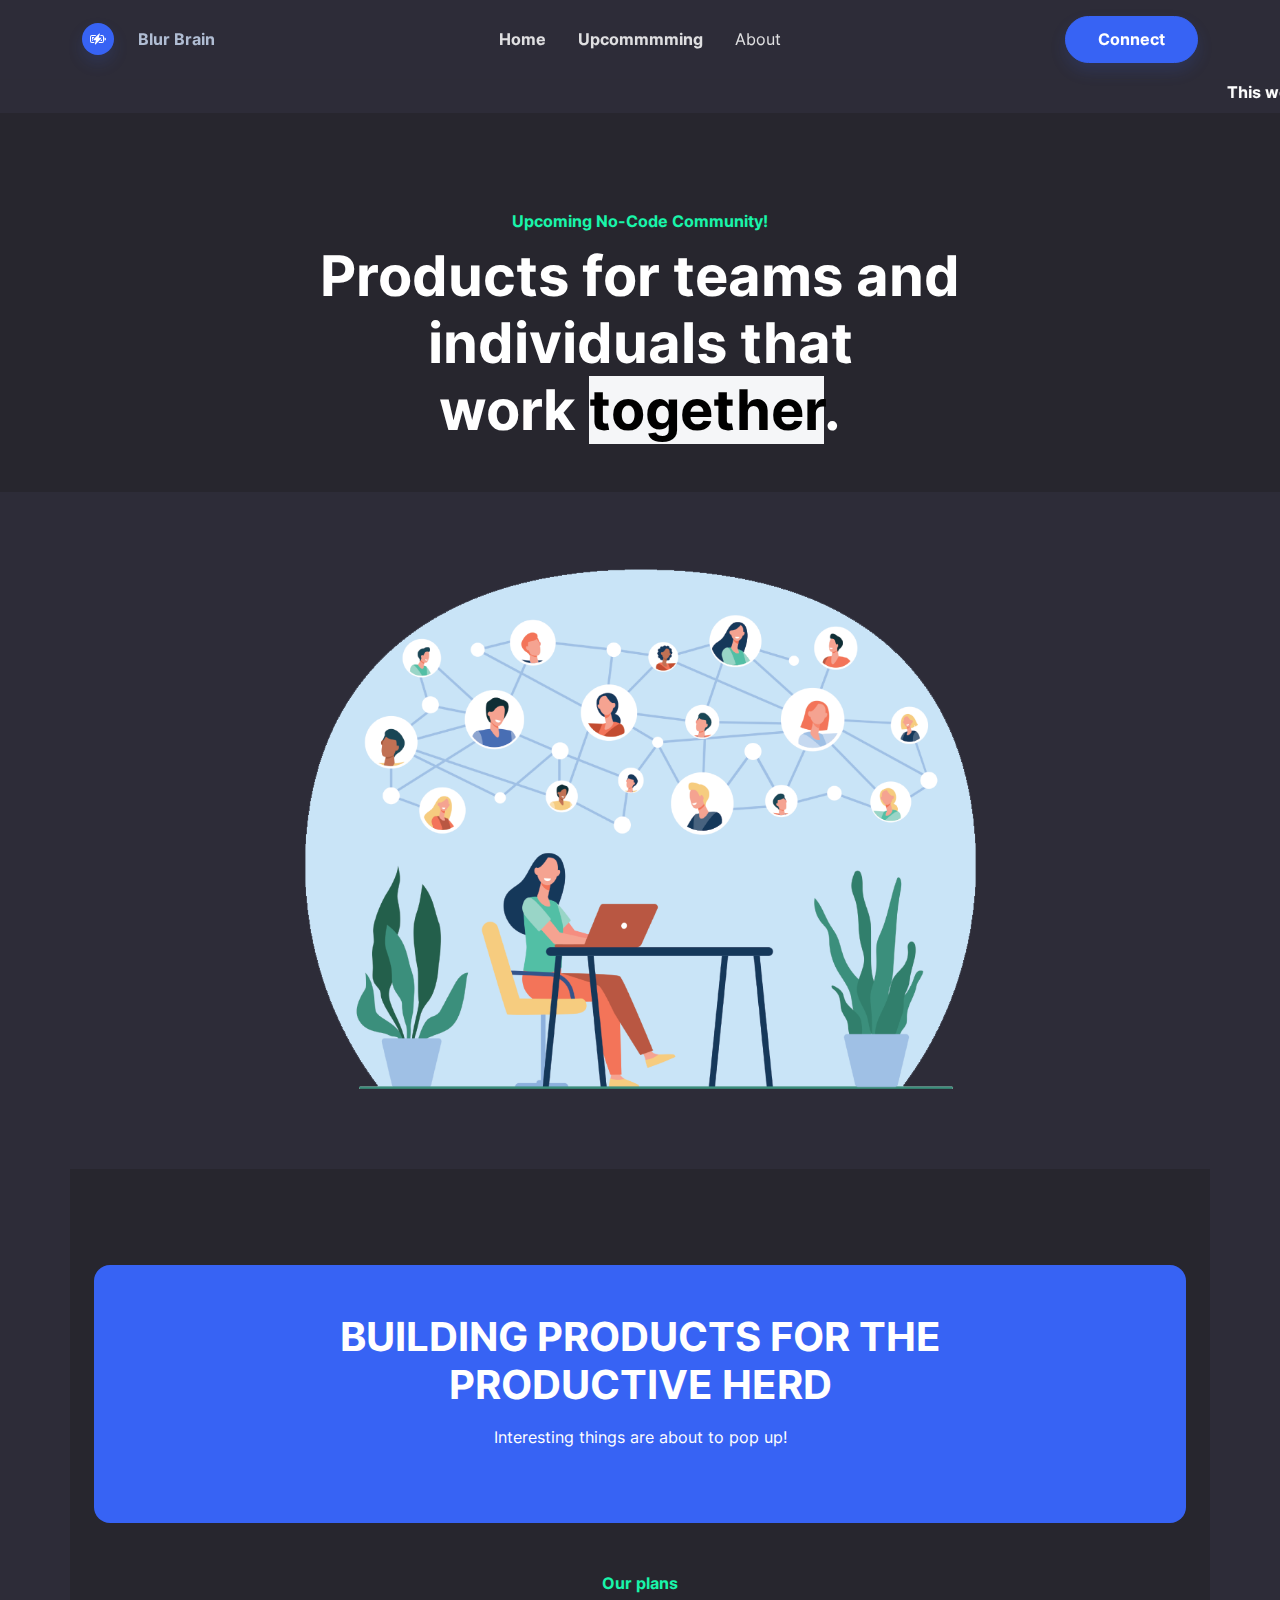
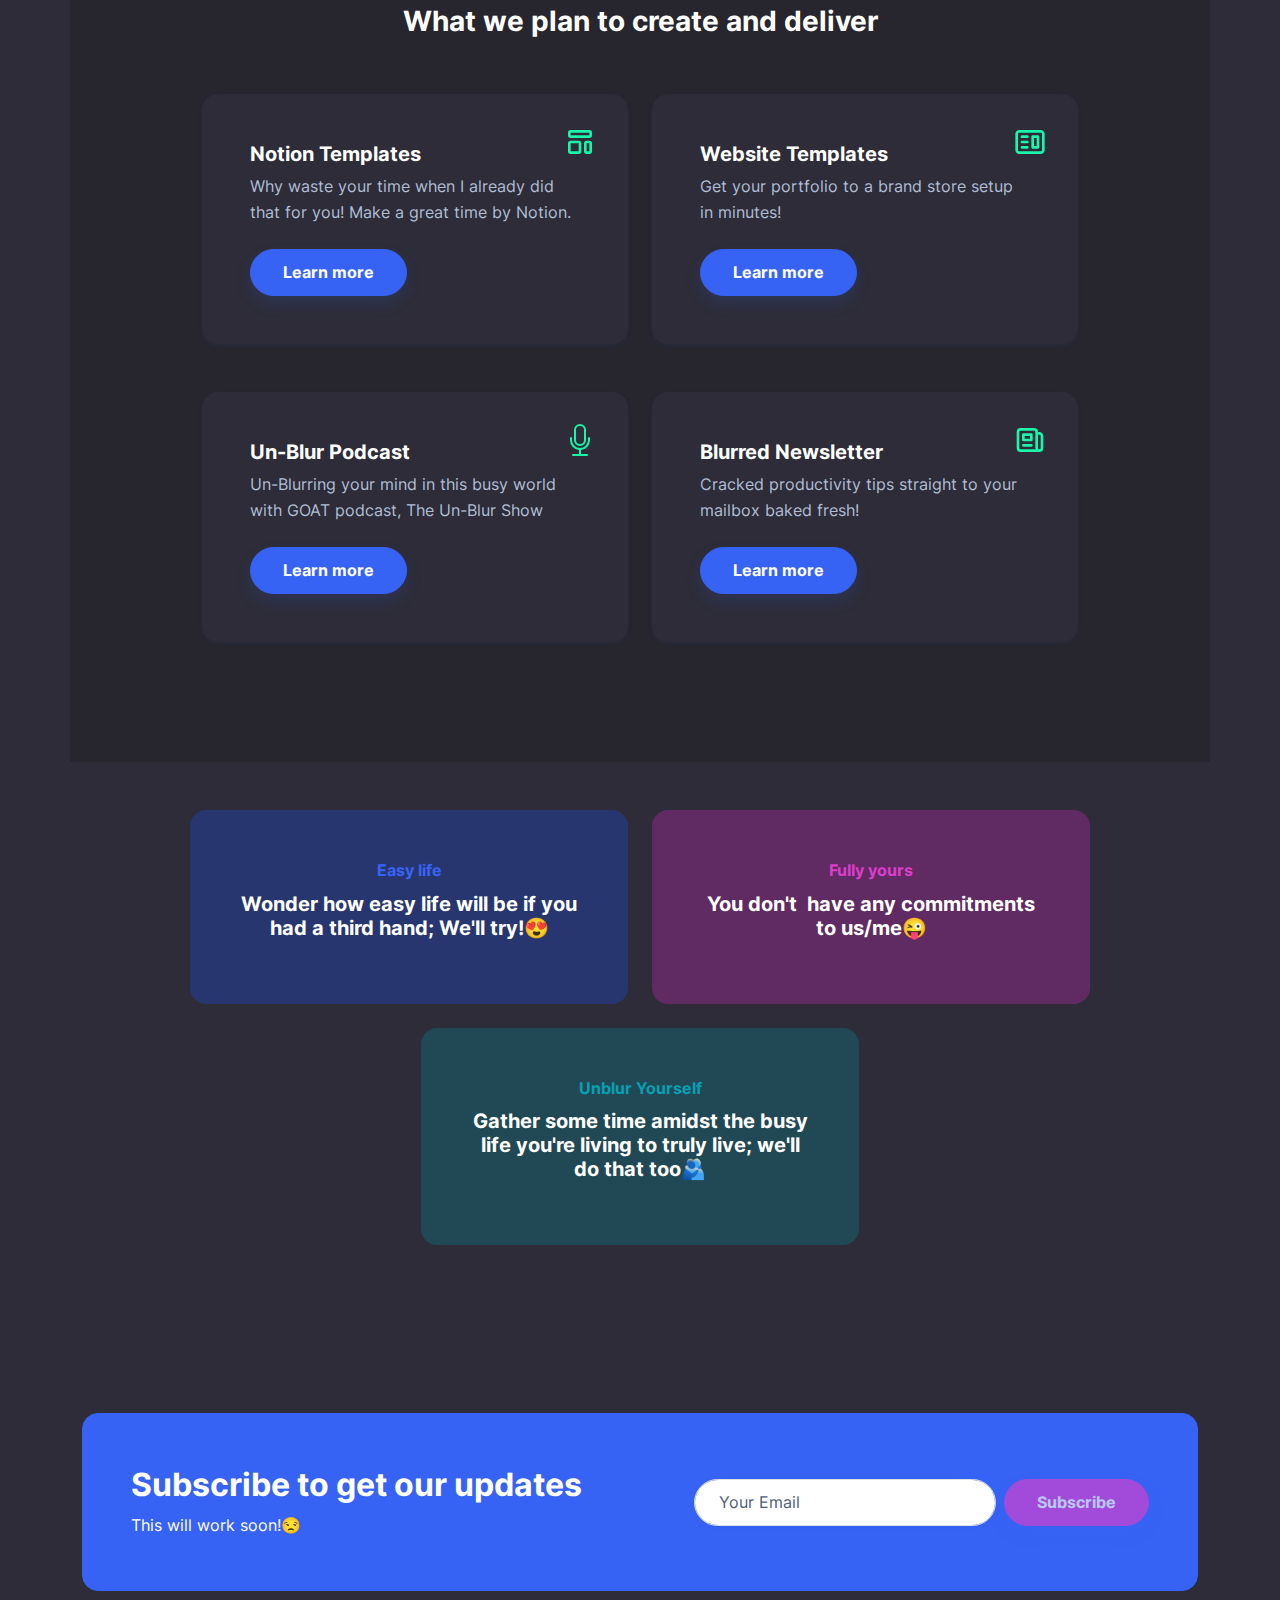
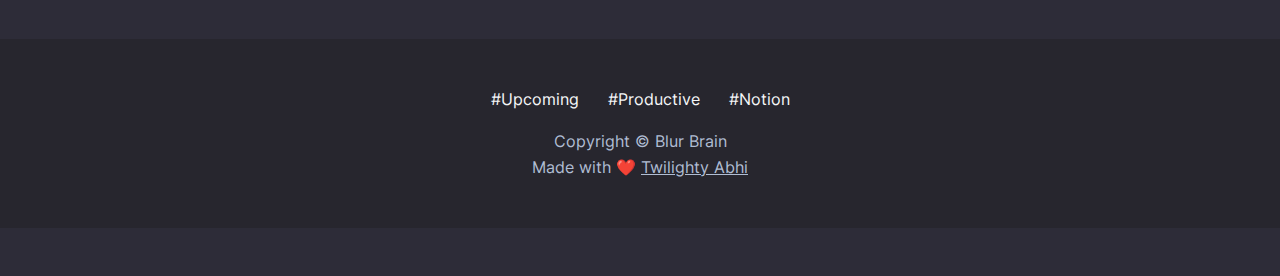
<file: index.html>
<!DOCTYPE html>
<html lang="en">

<head>
    <meta charset="utf-8">
    <meta name="viewport" content="width=device-width, initial-scale=1.0, shrink-to-fit=no">
    <title>Blur Brain</title>
    <link rel="stylesheet" href="assets/bootstrap/css/bootstrap.min.css?h=c06c53460ac6ab7e74057187c6fd8adc">
    <link rel="stylesheet" href="assets/css/Inter.css?h=03e734e58616d9c693b0b31bc36dc69f">
    <link rel="stylesheet" href="assets/css/Footer-Dark-icons.css?h=8842ee6ebe74b158784dd25783a4609f">
    <link rel="stylesheet" href="assets/css/Team-images.css?h=4f3cfa46e40e236365345fc77963f4b8">
</head>
<body>
 <!-- Start: Navbar Centered Links -->
    <nav class="navbar navbar-dark navbar-expand-md sticky-top py-3" id="mainNav">
        <div class="container"><a class="navbar-brand d-flex align-items-center" href="/"><span class="bs-icon-sm bs-icon-circle bs-icon-primary shadow d-flex justify-content-center align-items-center me-2 bs-icon"><svg xmlns="http://www.w3.org/2000/svg" width="1em" height="1em" fill="currentColor" viewBox="0 0 16 16" class="bi bi-battery-charging">
                        <path d="M9.585 2.568a.5.5 0 0 1 .226.58L8.677 6.832h1.99a.5.5 0 0 1 .364.843l-5.334 5.667a.5.5 0 0 1-.842-.49L5.99 9.167H4a.5.5 0 0 1-.364-.843l5.333-5.667a.5.5 0 0 1 .616-.09z"></path>
                        <path d="M2 4h4.332l-.94 1H2a1 1 0 0 0-1 1v4a1 1 0 0 0 1 1h2.38l-.308 1H2a2 2 0 0 1-2-2V6a2 2 0 0 1 2-2z"></path>
                        <path d="M2 6h2.45L2.908 7.639A1.5 1.5 0 0 0 3.313 10H2V6zm8.595-2-.308 1H12a1 1 0 0 1 1 1v4a1 1 0 0 1-1 1H9.276l-.942 1H12a2 2 0 0 0 2-2V6a2 2 0 0 0-2-2h-1.405z"></path>
                        <path d="M12 10h-1.783l1.542-1.639c.097-.103.178-.218.241-.34V10zm0-3.354V6h-.646a1.5 1.5 0 0 1 .646.646zM16 8a1.5 1.5 0 0 1-1.5 1.5v-3A1.5 1.5 0 0 1 16 8z"></path>
                    </svg></span><strong> <a href="/index.html" >Blur Brain </a></strong><button data-bs-toggle="collapse" class="navbar-toggler" data-bs-target="#navcol-1"><span class="visually-hidden">Toggle navigation</span><span class="navbar-toggler-icon"></span></button>
            <div class="collapse navbar-collapse" id="navcol-1">
                <ul class="navbar-nav mx-auto">
                    <li class="nav-item"><a class="nav-link active" href="index.html">Home</a></li>
                    <li class="nav-item"><a class="nav-link active" data-bs-toggle="tooltip" data-bss-tooltip="" rel="author" title="See sometime soon, I'm slow in building!">Upcommmming</a></li>
                    <li class="nav-item"></li>
                    <li class="nav-item"></li>
                    <li class="nav-item"><a class="nav-link" href="about.html">About</a></li>
                </ul><a class="btn btn-primary shadow" role="button" href="mailto:hi@abhiramnj.com">Connect</a>
            </div>
        </div>
        
    </nav><!-- End: Navbar Centered Links -->
<marquee behavior="scroll" direction="left" style="color: white;"><b>This website now stays as a POW and the product mentioned has been changed to another name and features!</b></marquee>
    <header class="bg-dark">
        <!-- Start: Hero Clean Reverse -->
        <div class="container pt-4 pt-xl-5">
            <div class="row pt-5">
                <div class="col-md-8 col-xl-8 text-center text-md-start mx-auto">
                    <div class="text-center">
                        <p class="fw-bold text-success mb-2">Upcoming No-Code Community!</p>
                    </div>
                    <h1 class="display-4 fw-bold text-center mb-5">Products for teams and individuals that work&nbsp;<span class="text-bg-light underline">together</span>.</h1>
                </div>
            </div>
        </div><!-- End: Hero Clean Reverse -->
    </header><!-- Start: Brands -->
    <section class="text-center py-5"><img class="img-fluid" src="assets/img/illustrations/comm.png" width="743" height="560"></section><!-- End: Brands -->
    <section>
        <!-- Start: Features Cards -->
        <div class="container bg-dark py-5">
            <!-- Start: Hero Banner Color -->
            <section class="py-4 py-xl-5">
                <div class="container h-100">
                    <div class="text-white bg-primary border rounded border-0 p-4 py-5">
                        <div class="row h-100">
                            <div class="col-md-10 col-xl-8 text-center d-flex d-sm-flex d-md-flex justify-content-center align-items-center mx-auto justify-content-md-start align-items-md-center justify-content-xl-center">
                                <div>
                                    <h1 class="text-uppercase fw-bold text-white mb-3">Building products for the productive herd</h1>
                                    <p class="mb-4">Interesting things are about to pop up!</p>
                                </div>
                            </div>
                        </div>
                    </div>
                </div>
            </section><!-- End: Hero Banner Color -->
            <div class="row">
                <div class="col-md-8 col-xl-6 text-center mx-auto">
                    <p class="fw-bold text-success mb-2">Our plans</p>
                    <h3 class="fw-bold">What we plan to create and deliver</h3>
                </div>
            </div>
            <div class="py-5 p-lg-5">
                <div class="row row-cols-1 row-cols-md-2 mx-auto" style="max-width: 900px;">
                    <div class="col mb-5">
                        <div class="card shadow-sm">
                            <div class="card-body px-4 py-5 px-md-5">
                                <div class="bs-icon-lg d-flex justify-content-center align-items-center mb-3 bs-icon" style="top: 1rem;right: 1rem;position: absolute;"><svg xmlns="http://www.w3.org/2000/svg" width="1em" height="1em" viewBox="0 0 24 24" fill="none" class="text-success">
                                        <path d="M4 5C4 4.44772 4.44772 4 5 4H19C19.5523 4 20 4.44772 20 5V7C20 7.55228 19.5523 8 19 8H5C4.44772 8 4 7.55228 4 7V5Z" stroke="currentColor" stroke-width="2" stroke-linecap="round" stroke-linejoin="round"></path>
                                        <path d="M4 13C4 12.4477 4.44772 12 5 12H11C11.5523 12 12 12.4477 12 13V19C12 19.5523 11.5523 20 11 20H5C4.44772 20 4 19.5523 4 19V13Z" stroke="currentColor" stroke-width="2" stroke-linecap="round" stroke-linejoin="round"></path>
                                        <path d="M16 13C16 12.4477 16.4477 12 17 12H19C19.5523 12 20 12.4477 20 13V19C20 19.5523 19.5523 20 19 20H17C16.4477 20 16 19.5523 16 19V13Z" stroke="currentColor" stroke-width="2" stroke-linecap="round" stroke-linejoin="round"></path>
                                    </svg></div>
                                <h5 class="fw-bold card-title">Notion Templates</h5>
                                <p class="text-muted card-text mb-4">Why waste your time when I already did that for you! Make a great time by Notion.</p><button class="btn btn-primary shadow" data-bs-toggle="tooltip" data-bss-tooltip="" type="button" title="Come back after sometime, I'm slow in building!">Learn more</button>
                            </div>
                        </div>
                    </div>
                    <div class="col mb-5">
                        <div class="card shadow-sm">
                            <div class="card-body px-4 py-5 px-md-5">
                                <div class="bs-icon-lg d-flex justify-content-center align-items-center mb-3 bs-icon" style="top: 1rem;right: 1rem;position: absolute;"><svg xmlns="http://www.w3.org/2000/svg" width="1em" height="1em" viewBox="0 0 24 24" fill="none" class="text-success">
                                        <path fill-rule="evenodd" clip-rule="evenodd" d="M14 7C13.4477 7 13 7.44772 13 8V16C13 16.5523 13.4477 17 14 17H18C18.5523 17 19 16.5523 19 16V8C19 7.44772 18.5523 7 18 7H14ZM17 9H15V15H17V9Z" fill="currentColor"></path>
                                        <path d="M6 7C5.44772 7 5 7.44772 5 8C5 8.55228 5.44772 9 6 9H10C10.5523 9 11 8.55228 11 8C11 7.44772 10.5523 7 10 7H6Z" fill="currentColor"></path>
                                        <path d="M6 11C5.44772 11 5 11.4477 5 12C5 12.5523 5.44772 13 6 13H10C10.5523 13 11 12.5523 11 12C11 11.4477 10.5523 11 10 11H6Z" fill="currentColor"></path>
                                        <path d="M5 16C5 15.4477 5.44772 15 6 15H10C10.5523 15 11 15.4477 11 16C11 16.5523 10.5523 17 10 17H6C5.44772 17 5 16.5523 5 16Z" fill="currentColor"></path>
                                        <path fill-rule="evenodd" clip-rule="evenodd" d="M4 3C2.34315 3 1 4.34315 1 6V18C1 19.6569 2.34315 21 4 21H20C21.6569 21 23 19.6569 23 18V6C23 4.34315 21.6569 3 20 3H4ZM20 5H4C3.44772 5 3 5.44772 3 6V18C3 18.5523 3.44772 19 4 19H20C20.5523 19 21 18.5523 21 18V6C21 5.44772 20.5523 5 20 5Z" fill="currentColor"></path>
                                    </svg></div>
                                <h5 class="fw-bold card-title">Website Templates</h5>
                                <p class="text-muted card-text mb-4">Get your portfolio to a brand store setup in minutes!&nbsp;</p><button class="btn btn-primary shadow" data-bs-toggle="tooltip" data-bss-tooltip="" type="button" title="Dude, I said I'm slow in building!">Learn more</button>
                            </div>
                        </div>
                    </div>
                    <div class="col mb-4">
                        <div class="card shadow-sm">
                            <div class="card-body px-4 py-5 px-md-5">
                                <div class="bs-icon-lg d-flex justify-content-center align-items-center mb-3 bs-icon" style="top: 1rem;right: 1rem;position: absolute;"><svg xmlns="http://www.w3.org/2000/svg" width="1em" height="1em" fill="currentColor" viewBox="0 0 16 16" class="bi bi-mic text-success">
                                        <path d="M3.5 6.5A.5.5 0 0 1 4 7v1a4 4 0 0 0 8 0V7a.5.5 0 0 1 1 0v1a5 5 0 0 1-4.5 4.975V15h3a.5.5 0 0 1 0 1h-7a.5.5 0 0 1 0-1h3v-2.025A5 5 0 0 1 3 8V7a.5.5 0 0 1 .5-.5z"></path>
                                        <path d="M10 8a2 2 0 1 1-4 0V3a2 2 0 1 1 4 0v5zM8 0a3 3 0 0 0-3 3v5a3 3 0 0 0 6 0V3a3 3 0 0 0-3-3z"></path>
                                    </svg></div>
                                <h5 class="fw-bold card-title">Un-Blur Podcast</h5>
                                <p class="text-muted card-text mb-4">Un-Blurring your mind in this busy world with GOAT podcast, The Un-Blur Show&nbsp;</p><button class="btn btn-primary shadow" data-bs-toggle="tooltip" data-bss-tooltip="" type="button" title="Come back after sometime, I'm slow in building!">Learn more</button>
                            </div>
                        </div>
                    </div>
                    <div class="col mb-4">
                        <div class="card shadow-sm">
                            <div class="card-body px-4 py-5 px-md-5">
                                <div class="bs-icon-lg d-flex justify-content-center align-items-center mb-3 bs-icon" style="top: 1rem;right: 1rem;position: absolute;"><svg xmlns="http://www.w3.org/2000/svg" width="1em" height="1em" viewBox="0 0 24 24" fill="none" class="text-success">
                                        <path d="M19 20H5C3.89543 20 3 19.1046 3 18L3 6C3 4.89543 3.89543 4 5 4L15 4C16.1046 4 17 4.89543 17 6V7M19 20C17.8954 20 17 19.1046 17 18L17 7M19 20C20.1046 20 21 19.1046 21 18V9C21 7.89543 20.1046 7 19 7L17 7M13 4L9 4M7 16H13M7 8H13V12H7V8Z" stroke="currentColor" stroke-width="2" stroke-linecap="round" stroke-linejoin="round"></path>
                                    </svg></div>
                                <h5 class="fw-bold card-title">Blurred Newsletter</h5>
                                <p class="text-muted card-text mb-4">Cracked productivity tips straight to your mailbox baked fresh!</p><button class="btn btn-primary shadow" data-bs-toggle="tooltip" data-bss-tooltip="" type="button" title="Come back after sometime, I'm slow in building!">Learn more</button>
                            </div>
                        </div>
                    </div>
                </div>
            </div>
        </div><!-- End: Features Cards -->
    </section>
    <section>
        <!-- Start: Features Cards -->
        <div class="container py-5">
            <div class="mx-auto" style="max-width: 900px;">
                <div class="row row-cols-1 row-cols-md-2 d-flex justify-content-center">
                    <div class="col mb-4">
                        <div class="card bg-primary-light">
                            <div class="card-body text-center px-4 py-5 px-md-5">
                                <p class="fw-bold text-primary card-text mb-2">Easy life</p>
                                <h5 class="fw-bold card-title mb-3">Wonder how easy life will be if you had a third hand; We'll try!😍</h5>
                            </div>
                        </div>
                    </div>
                    <div class="col mb-4">
                        <div class="card bg-secondary-light">
                            <div class="card-body text-center px-4 py-5 px-md-5">
                                <p class="fw-bold text-secondary card-text mb-2">Fully yours</p>
                                <h5 class="fw-bold card-title mb-3">You don't&nbsp; have any commitments to us/me😜</h5>
                            </div>
                        </div>
                    </div>
                    <div class="col mb-4">
                        <div class="card bg-info-light">
                            <div class="card-body text-center px-4 py-5 px-md-5">
                                <p class="fw-bold text-info card-text mb-2">Unblur Yourself</p>
                                <h5 class="fw-bold card-title mb-3">Gather some time amidst the busy life you're living to truly live; we'll do that too🫂</h5>
                            </div>
                        </div>
                    </div>
                </div>
            </div>
        </div><!-- End: Features Cards -->
    </section><!-- Start: Newsletter Subscription Color -->
    <section class="py-5">
        <!-- Start: Newsletter Primary -->
        <section class="py-5">
            <div class="container">
                <div class="text-white bg-primary border rounded border-primary d-flex flex-column justify-content-between align-items-center flex-lg-row p-4 p-lg-5">
                    <div class="text-center text-lg-start py-3 py-lg-1">
                        <h2 class="fw-bold mb-2">Subscribe to get our updates</h2>
                        <p class="mb-0">This will work soon!😒</p>
                    </div>
                    <form class="d-flex justify-content-center flex-wrap flex-lg-nowrap">
                        <div class="my-2"><input class="border rounded-pill shadow-sm form-control" type="email" name="email" placeholder="Your Email"></div>
                        <div class="my-2"><button class="btn btn-secondary shadow ms-2" type="button" disabled >Subscribe </button></div>
                    </form>
                </div>
            </div>
        </section><!-- End: Newsletter Primary -->
        <!-- Start: Footer Dark -->
        <footer class="text-center bg-dark">
            <div class="container text-white py-4 py-lg-5">
                <ul class="list-inline">
                    <li class="list-inline-item me-4"><a class="link-light" href="#">#Upcoming</a></li>
                    <li class="list-inline-item me-4"><a class="link-light" href="#">#Productive</a></li>
                    <li class="list-inline-item"><a class="link-light" href="#">#Notion</a></li>
                </ul>
                <p class="text-muted mb-0">Copyright © Blur Brain<br>Made with ❤️ <a href="https://twitter.com/TwilightyAbhi" target="_blank ">Twilighty Abhi</a></p>
            </div>
        </footer><!-- End: Footer Dark -->
    </section><!-- End: Newsletter Subscription Color -->
    <!-- Start: Footer Multi Column -->
    <footer class="bg-dark"></footer><!-- End: Footer Multi Column -->
    <script src="https://cdn.jsdelivr.net/npm/bootstrap@5.2.3/dist/js/bootstrap.bundle.min.js"></script>
    <script src="assets/js/bs-init.js?h=f85385df9bc7fca4241bc1dbf53b9d61"></script>
    <script src="assets/js/bold-and-dark.js?h=78569998362133b84a76614652f3624f"></script>
</body>

</html>
</file>
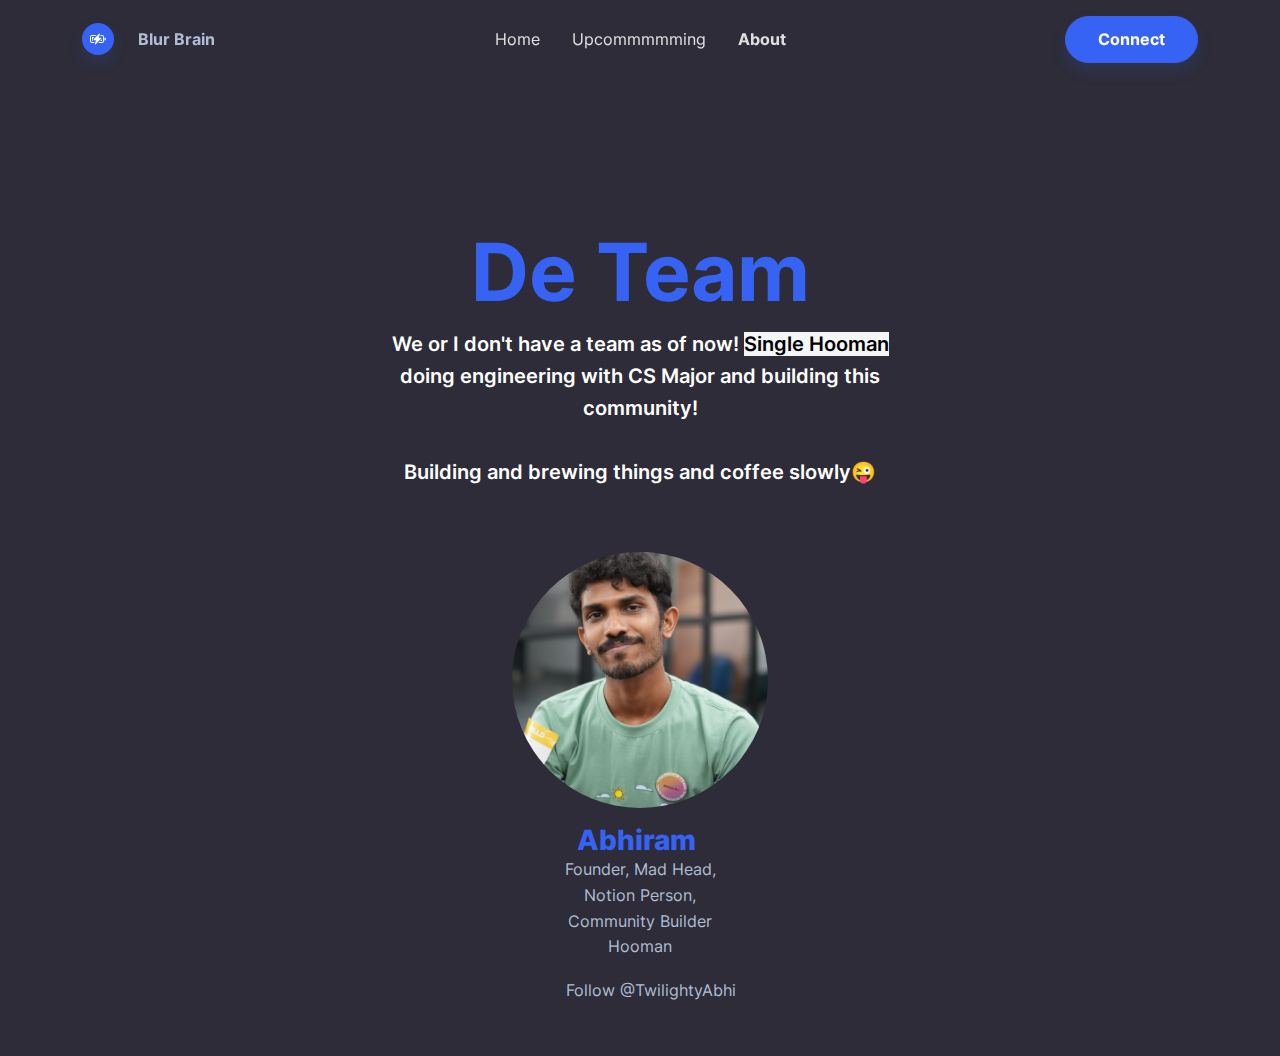
<file: about.html>
<!DOCTYPE html>
<html lang="en">

<head>
    <meta charset="utf-8">
    <meta name="viewport" content="width=device-width, initial-scale=1.0, shrink-to-fit=no">
    <title>About Us</title>
    <link rel="stylesheet" href="assets/bootstrap/css/bootstrap.min.css?h=c06c53460ac6ab7e74057187c6fd8adc">
    <link rel="stylesheet" href="assets/css/Inter.css?h=03e734e58616d9c693b0b31bc36dc69f">
    <link rel="stylesheet" href="assets/css/Footer-Dark-icons.css?h=8842ee6ebe74b158784dd25783a4609f">
    <link rel="stylesheet" href="assets/css/Team-images.css?h=4f3cfa46e40e236365345fc77963f4b8">
    <style>
        .twitter-button {
            margin-top: 10px;
        }
        .twitter-button .twitter-follow-button {
            display: inline-flex;
            align-items: center;
        }
        .twitter-button .twitter-follow-button::before {
            content: url('https://abs.twimg.com/favicons/twitter.ico');
            display: inline-block;
            width: 16px;
            height: 16px;
            margin-right: 5px;
        }
    </style>
</head>

<body>
    <!-- Start: Navbar Centered Links -->
    <nav class="navbar navbar-dark navbar-expand-md sticky-top py-3" id="mainNav">
        <div class="container">
            <a class="navbar-brand d-flex align-items-center" href="/">
                <span class="bs-icon-sm bs-icon-circle bs-icon-primary shadow d-flex justify-content-center align-items-center me-2 bs-icon">
                    <svg xmlns="http://www.w3.org/2000/svg" width="1em" height="1em" fill="currentColor" viewBox="0 0 16 16" class="bi bi-battery-charging">
                        <path d="M9.585 2.568a.5.5 0 0 1 .226.58L8.677 6.832h1.99a.5.5 0 0 1 .364.843l-5.334 5.667a.5.5 0 0 1-.842-.49L5.99 9.167H4a.5.5 0 0 1-.364-.843l5.333-5.667a.5.5 0 0 1 .616-.09z"></path>
                        <path d="M2 4h4.332l-.94 1H2a1 1 0 0 0-1 1v4a1 1 0 0 0 1 1h2.38l-.308 1H2a2 2 0 0 1-2-2V6a2 2 0 0 1 2-2z"></path>
                        <path d="M2 6h2.45L2.908 7.639A1.5 1.5 0 0 0 3.313 10H2V6zm8.595-2-.308 1H12a1 1 0 0 1 1 1v4a1 1 0 0 1-1 1H9.276l-.942 1H12a2 2 0 0 0 2-2V6a2 2 0 0 0-2-2h-1.405z"></path>
                        <path d="M12 10h-1.783l1.542-1.639c.097-.103.178-.218.241-.34V10zm0-3.354V6h-.646a1.5 1.5 0 0 1 .646.646zM16 8a1.5 1.5 0 0 1-1.5 1.5v-3A1.5 1.5 0 0 1 16 8z"></path>
                    </svg>
                </span>
                <strong><a href="/index.html">Blur Brain</a></strong>
            </a>
            <button data-bs-toggle="collapse" class="navbar-toggler" data-bs-target="#navcol-1">
                <span class="visually-hidden">Toggle navigation</span><span class="navbar-toggler-icon"></span>
            </button>
            <div class="collapse navbar-collapse" id="navcol-1">
                <ul class="navbar-nav mx-auto">
                    <li class="nav-item"><a class="nav-link" href="index.html">Home</a></li>
                    <li class="nav-item"><a class="nav-link" data-bs-toggle="tooltip" data-bss-tooltip="" rel="author" title="See sometime soon, I'm slow in building!">Upcommmmming</a></li>
                    <li class="nav-item"></li>
                    <li class="nav-item"></li>
                    <li class="nav-item"><a class="nav-link active" href="about.html">About</a></li>
                </ul>
                <a class="btn btn-primary shadow" role="button" href="mailto:info.twilightyabhi@gmail.com">Connect</a>
            </div>
        </div>
    </nav><!-- End: Navbar Centered Links -->

    <!-- Start: Contact Details -->
    <section class="py-5"></section><!-- End: Contact Details -->

    <!-- Start: Team -->
    <div class="container py-4 py-xl-5">
        <div class="row mb-4 mb-lg-5">
            <div class="col-md-8 col-xl-6 text-center mx-auto">
                <h1 class="display-1 fw-bold text-primary">De Team</h1>
                <p class="lead fw-semibold">We or I don't have a team as of now! <span class="text-bg-light underline">Single Hooman</span> doing engineering with CS Major and building this community!<br><br>Building and brewing things and coffee slowly😜</p>
            </div>
        </div>
        <div class="row gx-1 gy-1 row-cols-1 row-cols-md-4 text-center">
            <div class="col-xl-12 text-center">
                <div class="card border-0 shadow-none">
                    <div class="card-body text-center d-flex flex-column align-items-center p-0">
                        <img class="rounded-circle mb-3 fit-cover" width="256" height="256" src="assets/img/team/DSC08974.jpg?h=55299e8816a862dd3caea3499c56ba7f">
                        <h3 class="fw-bold text-primary card-title mb-0"><strong>Abhiram</strong>&nbsp;</h3>
                        <p class="text-muted card-text mb-2">Founder, Mad Head,<br>Notion Person,<br>Community Builder<br>Hooman</p>
                        <div class="twitter-button">
                            <a href="https://twitter.com/TwilightyAbhi?ref_src=twsrc%5Etfw" class="twitter-follow-button" data-show-screen-name="true" data-show-count="true">Follow @TwilightyAbhi</a>
                        </div>
                    </div>
                </div>
            </div>
        </div>
    </div><!-- End: Team -->

    <!-- Start: Footer Multi Column -->
    <footer class="bg-dark"></footer><!-- End: Footer Multi Column -->

    <script async src="https://platform.twitter.com/widgets.js" charset="utf-8"></script>
    <script src="https://cdn.jsdelivr.net/npm/bootstrap@5.2.3/dist/js/bootstrap.bundle.min.js"></script>
    <script src="assets/js/bs-init.js?h=f85385df9bc7fca4241bc1dbf53b9d61"></script>
    <script src="assets/js/bold-and-dark.js?h=78569998362133b84a76614652f3624f"></script>
</body>

</html>
</file>
<file: assets/css/Inter.css>
@font-face {
	font-family: 'Inter';
	src: url(../../assets/fonts/UcC73FwrK3iLTeHuS_fvQtMwCp50KnMa2JL7SUc.woff2?h=03e734e58616d9c693b0b31bc36dc69f) format('woff2');
	font-weight: 300;
	font-style: normal;
	font-display: swap;
	unicode-range: U+0460-052F, U+1C80-1C88, U+20B4, U+2DE0-2DFF, U+A640-A69F, U+FE2E-FE2F;
}

@font-face {
	font-family: 'Inter';
	src: url(../../assets/fonts/UcC73FwrK3iLTeHuS_fvQtMwCp50KnMa0ZL7SUc.woff2?h=03e734e58616d9c693b0b31bc36dc69f) format('woff2');
	font-weight: 300;
	font-style: normal;
	font-display: swap;
	unicode-range: U+0301, U+0400-045F, U+0490-0491, U+04B0-04B1, U+2116;
}

@font-face {
	font-family: 'Inter';
	src: url(../../assets/fonts/UcC73FwrK3iLTeHuS_fvQtMwCp50KnMa2ZL7SUc.woff2?h=03e734e58616d9c693b0b31bc36dc69f) format('woff2');
	font-weight: 300;
	font-style: normal;
	font-display: swap;
	unicode-range: U+1F00-1FFF;
}

@font-face {
	font-family: 'Inter';
	src: url(../../assets/fonts/UcC73FwrK3iLTeHuS_fvQtMwCp50KnMa1pL7SUc.woff2?h=03e734e58616d9c693b0b31bc36dc69f) format('woff2');
	font-weight: 300;
	font-style: normal;
	font-display: swap;
	unicode-range: U+0370-03FF;
}

@font-face {
	font-family: 'Inter';
	src: url(../../assets/fonts/UcC73FwrK3iLTeHuS_fvQtMwCp50KnMa2pL7SUc.woff2?h=03e734e58616d9c693b0b31bc36dc69f) format('woff2');
	font-weight: 300;
	font-style: normal;
	font-display: swap;
	unicode-range: U+0102-0103, U+0110-0111, U+0128-0129, U+0168-0169, U+01A0-01A1, U+01AF-01B0, U+1EA0-1EF9, U+20AB;
}

@font-face {
	font-family: 'Inter';
	src: url(../../assets/fonts/UcC73FwrK3iLTeHuS_fvQtMwCp50KnMa25L7SUc.woff2?h=03e734e58616d9c693b0b31bc36dc69f) format('woff2');
	font-weight: 300;
	font-style: normal;
	font-display: swap;
	unicode-range: U+0100-024F, U+0259, U+1E00-1EFF, U+2020, U+20A0-20AB, U+20AD-20CF, U+2113, U+2C60-2C7F, U+A720-A7FF;
}

@font-face {
	font-family: 'Inter';
	src: url(../../assets/fonts/UcC73FwrK3iLTeHuS_fvQtMwCp50KnMa1ZL7.woff2?h=03e734e58616d9c693b0b31bc36dc69f) format('woff2');
	font-weight: 300;
	font-style: normal;
	font-display: swap;
	unicode-range: U+0000-00FF, U+0131, U+0152-0153, U+02BB-02BC, U+02C6, U+02DA, U+02DC, U+2000-206F, U+2074, U+20AC, U+2122, U+2191, U+2193, U+2212, U+2215, U+FEFF, U+FFFD;
}

@font-face {
	font-family: 'Inter';
	src: url(../../assets/fonts/UcC73FwrK3iLTeHuS_fvQtMwCp50KnMa2JL7SUc.woff2?h=03e734e58616d9c693b0b31bc36dc69f) format('woff2');
	font-weight: 400;
	font-style: normal;
	font-display: swap;
	unicode-range: U+0460-052F, U+1C80-1C88, U+20B4, U+2DE0-2DFF, U+A640-A69F, U+FE2E-FE2F;
}

@font-face {
	font-family: 'Inter';
	src: url(../../assets/fonts/UcC73FwrK3iLTeHuS_fvQtMwCp50KnMa0ZL7SUc.woff2?h=03e734e58616d9c693b0b31bc36dc69f) format('woff2');
	font-weight: 400;
	font-style: normal;
	font-display: swap;
	unicode-range: U+0301, U+0400-045F, U+0490-0491, U+04B0-04B1, U+2116;
}

@font-face {
	font-family: 'Inter';
	src: url(../../assets/fonts/UcC73FwrK3iLTeHuS_fvQtMwCp50KnMa2ZL7SUc.woff2?h=03e734e58616d9c693b0b31bc36dc69f) format('woff2');
	font-weight: 400;
	font-style: normal;
	font-display: swap;
	unicode-range: U+1F00-1FFF;
}

@font-face {
	font-family: 'Inter';
	src: url(../../assets/fonts/UcC73FwrK3iLTeHuS_fvQtMwCp50KnMa1pL7SUc.woff2?h=03e734e58616d9c693b0b31bc36dc69f) format('woff2');
	font-weight: 400;
	font-style: normal;
	font-display: swap;
	unicode-range: U+0370-03FF;
}

@font-face {
	font-family: 'Inter';
	src: url(../../assets/fonts/UcC73FwrK3iLTeHuS_fvQtMwCp50KnMa2pL7SUc.woff2?h=03e734e58616d9c693b0b31bc36dc69f) format('woff2');
	font-weight: 400;
	font-style: normal;
	font-display: swap;
	unicode-range: U+0102-0103, U+0110-0111, U+0128-0129, U+0168-0169, U+01A0-01A1, U+01AF-01B0, U+1EA0-1EF9, U+20AB;
}

@font-face {
	font-family: 'Inter';
	src: url(../../assets/fonts/UcC73FwrK3iLTeHuS_fvQtMwCp50KnMa25L7SUc.woff2?h=03e734e58616d9c693b0b31bc36dc69f) format('woff2');
	font-weight: 400;
	font-style: normal;
	font-display: swap;
	unicode-range: U+0100-024F, U+0259, U+1E00-1EFF, U+2020, U+20A0-20AB, U+20AD-20CF, U+2113, U+2C60-2C7F, U+A720-A7FF;
}

@font-face {
	font-family: 'Inter';
	src: url(../../assets/fonts/UcC73FwrK3iLTeHuS_fvQtMwCp50KnMa1ZL7.woff2?h=03e734e58616d9c693b0b31bc36dc69f) format('woff2');
	font-weight: 400;
	font-style: normal;
	font-display: swap;
	unicode-range: U+0000-00FF, U+0131, U+0152-0153, U+02BB-02BC, U+02C6, U+02DA, U+02DC, U+2000-206F, U+2074, U+20AC, U+2122, U+2191, U+2193, U+2212, U+2215, U+FEFF, U+FFFD;
}

@font-face {
	font-family: 'Inter';
	src: url(../../assets/fonts/UcC73FwrK3iLTeHuS_fvQtMwCp50KnMa2JL7SUc.woff2?h=03e734e58616d9c693b0b31bc36dc69f) format('woff2');
	font-weight: 600;
	font-style: normal;
	font-display: swap;
	unicode-range: U+0460-052F, U+1C80-1C88, U+20B4, U+2DE0-2DFF, U+A640-A69F, U+FE2E-FE2F;
}

@font-face {
	font-family: 'Inter';
	src: url(../../assets/fonts/UcC73FwrK3iLTeHuS_fvQtMwCp50KnMa0ZL7SUc.woff2?h=03e734e58616d9c693b0b31bc36dc69f) format('woff2');
	font-weight: 600;
	font-style: normal;
	font-display: swap;
	unicode-range: U+0301, U+0400-045F, U+0490-0491, U+04B0-04B1, U+2116;
}

@font-face {
	font-family: 'Inter';
	src: url(../../assets/fonts/UcC73FwrK3iLTeHuS_fvQtMwCp50KnMa2ZL7SUc.woff2?h=03e734e58616d9c693b0b31bc36dc69f) format('woff2');
	font-weight: 600;
	font-style: normal;
	font-display: swap;
	unicode-range: U+1F00-1FFF;
}

@font-face {
	font-family: 'Inter';
	src: url(../../assets/fonts/UcC73FwrK3iLTeHuS_fvQtMwCp50KnMa1pL7SUc.woff2?h=03e734e58616d9c693b0b31bc36dc69f) format('woff2');
	font-weight: 600;
	font-style: normal;
	font-display: swap;
	unicode-range: U+0370-03FF;
}

@font-face {
	font-family: 'Inter';
	src: url(../../assets/fonts/UcC73FwrK3iLTeHuS_fvQtMwCp50KnMa2pL7SUc.woff2?h=03e734e58616d9c693b0b31bc36dc69f) format('woff2');
	font-weight: 600;
	font-style: normal;
	font-display: swap;
	unicode-range: U+0102-0103, U+0110-0111, U+0128-0129, U+0168-0169, U+01A0-01A1, U+01AF-01B0, U+1EA0-1EF9, U+20AB;
}

@font-face {
	font-family: 'Inter';
	src: url(../../assets/fonts/UcC73FwrK3iLTeHuS_fvQtMwCp50KnMa25L7SUc.woff2?h=03e734e58616d9c693b0b31bc36dc69f) format('woff2');
	font-weight: 600;
	font-style: normal;
	font-display: swap;
	unicode-range: U+0100-024F, U+0259, U+1E00-1EFF, U+2020, U+20A0-20AB, U+20AD-20CF, U+2113, U+2C60-2C7F, U+A720-A7FF;
}

@font-face {
	font-family: 'Inter';
	src: url(../../assets/fonts/UcC73FwrK3iLTeHuS_fvQtMwCp50KnMa1ZL7.woff2?h=03e734e58616d9c693b0b31bc36dc69f) format('woff2');
	font-weight: 600;
	font-style: normal;
	font-display: swap;
	unicode-range: U+0000-00FF, U+0131, U+0152-0153, U+02BB-02BC, U+02C6, U+02DA, U+02DC, U+2000-206F, U+2074, U+20AC, U+2122, U+2191, U+2193, U+2212, U+2215, U+FEFF, U+FFFD;
}

@font-face {
	font-family: 'Inter';
	src: url(../../assets/fonts/UcC73FwrK3iLTeHuS_fvQtMwCp50KnMa2JL7SUc.woff2?h=03e734e58616d9c693b0b31bc36dc69f) format('woff2');
	font-weight: 700;
	font-style: normal;
	font-display: swap;
	unicode-range: U+0460-052F, U+1C80-1C88, U+20B4, U+2DE0-2DFF, U+A640-A69F, U+FE2E-FE2F;
}

@font-face {
	font-family: 'Inter';
	src: url(../../assets/fonts/UcC73FwrK3iLTeHuS_fvQtMwCp50KnMa0ZL7SUc.woff2?h=03e734e58616d9c693b0b31bc36dc69f) format('woff2');
	font-weight: 700;
	font-style: normal;
	font-display: swap;
	unicode-range: U+0301, U+0400-045F, U+0490-0491, U+04B0-04B1, U+2116;
}

@font-face {
	font-family: 'Inter';
	src: url(../../assets/fonts/UcC73FwrK3iLTeHuS_fvQtMwCp50KnMa2ZL7SUc.woff2?h=03e734e58616d9c693b0b31bc36dc69f) format('woff2');
	font-weight: 700;
	font-style: normal;
	font-display: swap;
	unicode-range: U+1F00-1FFF;
}

@font-face {
	font-family: 'Inter';
	src: url(../../assets/fonts/UcC73FwrK3iLTeHuS_fvQtMwCp50KnMa1pL7SUc.woff2?h=03e734e58616d9c693b0b31bc36dc69f) format('woff2');
	font-weight: 700;
	font-style: normal;
	font-display: swap;
	unicode-range: U+0370-03FF;
}

@font-face {
	font-family: 'Inter';
	src: url(../../assets/fonts/UcC73FwrK3iLTeHuS_fvQtMwCp50KnMa2pL7SUc.woff2?h=03e734e58616d9c693b0b31bc36dc69f) format('woff2');
	font-weight: 700;
	font-style: normal;
	font-display: swap;
	unicode-range: U+0102-0103, U+0110-0111, U+0128-0129, U+0168-0169, U+01A0-01A1, U+01AF-01B0, U+1EA0-1EF9, U+20AB;
}

@font-face {
	font-family: 'Inter';
	src: url(../../assets/fonts/UcC73FwrK3iLTeHuS_fvQtMwCp50KnMa25L7SUc.woff2?h=03e734e58616d9c693b0b31bc36dc69f) format('woff2');
	font-weight: 700;
	font-style: normal;
	font-display: swap;
	unicode-range: U+0100-024F, U+0259, U+1E00-1EFF, U+2020, U+20A0-20AB, U+20AD-20CF, U+2113, U+2C60-2C7F, U+A720-A7FF;
}

@font-face {
	font-family: 'Inter';
	src: url(../../assets/fonts/UcC73FwrK3iLTeHuS_fvQtMwCp50KnMa1ZL7.woff2?h=03e734e58616d9c693b0b31bc36dc69f) format('woff2');
	font-weight: 700;
	font-style: normal;
	font-display: swap;
	unicode-range: U+0000-00FF, U+0131, U+0152-0153, U+02BB-02BC, U+02C6, U+02DA, U+02DC, U+2000-206F, U+2074, U+20AC, U+2122, U+2191, U+2193, U+2212, U+2215, U+FEFF, U+FFFD;
}

@font-face {
	font-family: 'Inter';
	src: url(../../assets/fonts/UcC73FwrK3iLTeHuS_fvQtMwCp50KnMa2JL7SUc.woff2?h=03e734e58616d9c693b0b31bc36dc69f) format('woff2');
	font-weight: 800;
	font-style: normal;
	font-display: swap;
	unicode-range: U+0460-052F, U+1C80-1C88, U+20B4, U+2DE0-2DFF, U+A640-A69F, U+FE2E-FE2F;
}

@font-face {
	font-family: 'Inter';
	src: url(../../assets/fonts/UcC73FwrK3iLTeHuS_fvQtMwCp50KnMa0ZL7SUc.woff2?h=03e734e58616d9c693b0b31bc36dc69f) format('woff2');
	font-weight: 800;
	font-style: normal;
	font-display: swap;
	unicode-range: U+0301, U+0400-045F, U+0490-0491, U+04B0-04B1, U+2116;
}

@font-face {
	font-family: 'Inter';
	src: url(../../assets/fonts/UcC73FwrK3iLTeHuS_fvQtMwCp50KnMa2ZL7SUc.woff2?h=03e734e58616d9c693b0b31bc36dc69f) format('woff2');
	font-weight: 800;
	font-style: normal;
	font-display: swap;
	unicode-range: U+1F00-1FFF;
}

@font-face {
	font-family: 'Inter';
	src: url(../../assets/fonts/UcC73FwrK3iLTeHuS_fvQtMwCp50KnMa1pL7SUc.woff2?h=03e734e58616d9c693b0b31bc36dc69f) format('woff2');
	font-weight: 800;
	font-style: normal;
	font-display: swap;
	unicode-range: U+0370-03FF;
}

@font-face {
	font-family: 'Inter';
	src: url(../../assets/fonts/UcC73FwrK3iLTeHuS_fvQtMwCp50KnMa2pL7SUc.woff2?h=03e734e58616d9c693b0b31bc36dc69f) format('woff2');
	font-weight: 800;
	font-style: normal;
	font-display: swap;
	unicode-range: U+0102-0103, U+0110-0111, U+0128-0129, U+0168-0169, U+01A0-01A1, U+01AF-01B0, U+1EA0-1EF9, U+20AB;
}

@font-face {
	font-family: 'Inter';
	src: url(../../assets/fonts/UcC73FwrK3iLTeHuS_fvQtMwCp50KnMa25L7SUc.woff2?h=03e734e58616d9c693b0b31bc36dc69f) format('woff2');
	font-weight: 800;
	font-style: normal;
	font-display: swap;
	unicode-range: U+0100-024F, U+0259, U+1E00-1EFF, U+2020, U+20A0-20AB, U+20AD-20CF, U+2113, U+2C60-2C7F, U+A720-A7FF;
}

@font-face {
	font-family: 'Inter';
	src: url(../../assets/fonts/UcC73FwrK3iLTeHuS_fvQtMwCp50KnMa1ZL7.woff2?h=03e734e58616d9c693b0b31bc36dc69f) format('woff2');
	font-weight: 800;
	font-style: normal;
	font-display: swap;
	unicode-range: U+0000-00FF, U+0131, U+0152-0153, U+02BB-02BC, U+02C6, U+02DA, U+02DC, U+2000-206F, U+2074, U+20AC, U+2122, U+2191, U+2193, U+2212, U+2215, U+FEFF, U+FFFD;
}
</file>
<file: assets/css/Footer-Dark-icons.css>
.bs-icon {
  --bs-icon-size: .75rem;
  display: flex;
  flex-shrink: 0;
  justify-content: center;
  align-items: center;
  font-size: var(--bs-icon-size);
  width: calc(var(--bs-icon-size) * 2);
  height: calc(var(--bs-icon-size) * 2);
  color: var(--bs-primary);
}

.bs-icon-xs {
  --bs-icon-size: 1rem;
  width: calc(var(--bs-icon-size) * 1.5);
  height: calc(var(--bs-icon-size) * 1.5);
}

.bs-icon-sm {
  --bs-icon-size: 1rem;
}

.bs-icon-md {
  --bs-icon-size: 1.5rem;
}

.bs-icon-lg {
  --bs-icon-size: 2rem;
}

.bs-icon-xl {
  --bs-icon-size: 2.5rem;
}

.bs-icon.bs-icon-primary {
  color: var(--bs-white);
  background: var(--bs-primary);
}

.bs-icon.bs-icon-primary-light {
  color: var(--bs-primary);
  background: rgba(var(--bs-primary-rgb), .2);
}

.bs-icon.bs-icon-semi-white {
  color: var(--bs-primary);
  background: rgba(255, 255, 255, .5);
}

.bs-icon.bs-icon-rounded {
  border-radius: .5rem;
}

.bs-icon.bs-icon-circle {
  border-radius: 50%;
}

span {
}
</file>
<file: assets/css/Team-images.css>
.fit-cover {
  object-fit: cover;
}
</file>
